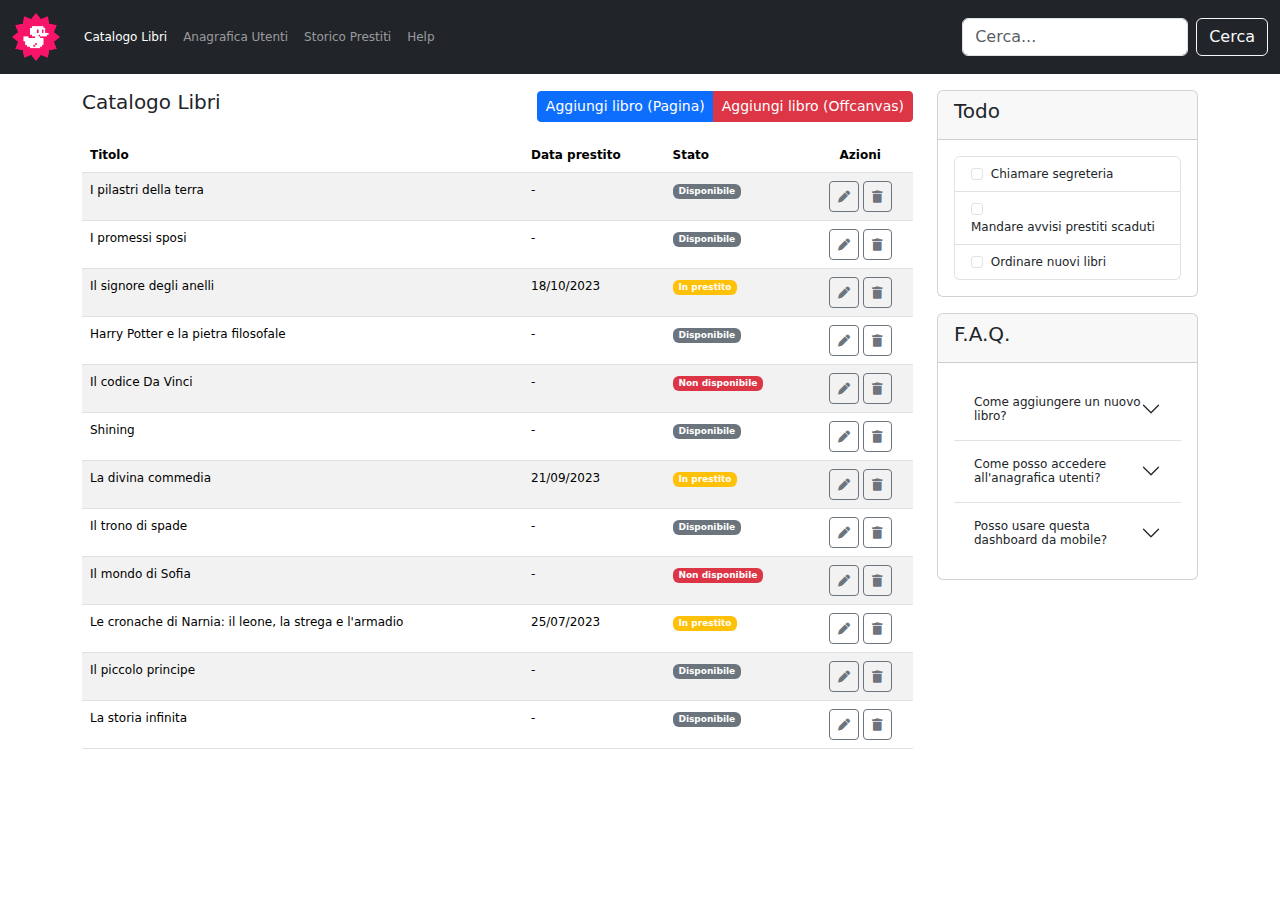
<file: index.html>
<!DOCTYPE html>
<html lang="it">

<head>
    <meta charset="UTF-8">
    <meta name="viewport" content="width=device-width, initial-scale=1.0">
    <title>Esercizio 26/03/2025 - Federico Bacci - Boolean corso Web Development classe #144</title>

    <meta name="description" content="Esercizio n°14 (26/03/2025): Bootstrap Dashboard - Creazione di una dashboard responsive usando Bootstrap. 
    Studente: Federico Bacci. 
    Corso: Boolean corso Web Development classe #144">

    <!-- FONT AWESOME 6.7.2 CDN -->
    <link rel="stylesheet" href="https://cdnjs.cloudflare.com/ajax/libs/font-awesome/6.7.2/css/all.min.css"
        integrity="sha512-Evv84Mr4kqVGRNSgIGL/F/aIDqQb7xQ2vcrdIwxfjThSH8CSR7PBEakCr51Ck+w+/U6swU2Im1vVX0SVk9ABhg=="
        crossorigin="anonymous" referrerpolicy="no-referrer" />

    <!-- BOOTSTRAP 5.3.3 CDN (CSS) -->
    <link href="https://cdn.jsdelivr.net/npm/bootstrap@5.3.3/dist/css/bootstrap.min.css" rel="stylesheet"
        integrity="sha384-QWTKZyjpPEjISv5WaRU9OFeRpok6YctnYmDr5pNlyT2bRjXh0JMhjY6hW+ALEwIH" crossorigin="anonymous">

    <link rel="stylesheet" href="./assets/css/style.css">
</head>

<body>

    <header>
        <nav class="navbar navbar-expand-lg bg-dark py-2" data-bs-theme="dark">
            <div class="container-fluid">
                <a class="navbar-brand" id="header-logo" href="./index.html">
                    <img src="./assets/img/logo.png" alt="Logo" />
                </a>
                <button class="navbar-toggler" type="button" data-bs-toggle="collapse" data-bs-target="#collapsibleMenu"
                    aria-controls="collapsibleMenu" aria-expanded="false" aria-label="Apri menu">
                    <span class="navbar-toggler-icon"></span>
                </button>
                <div class="collapse navbar-collapse" id="collapsibleMenu">
                    <ul class="navbar-nav me-auto mb-2 mb-lg-0">
                        <li class="nav-item">
                            <a class="nav-link active" aria-current="page" href="./index.html">
                                Catalogo Libri
                            </a>
                        </li>
                        <li class="nav-item">
                            <a class="nav-link" href="#">
                                Anagrafica Utenti
                            </a>
                        </li>
                        <li class="nav-item">
                            <a class="nav-link" href="#">
                                Storico Prestiti
                            </a>
                        </li>
                        <li class="nav-item">
                            <a class="nav-link" href="#">
                                Help
                            </a>
                        </li>
                    </ul>
                    <form class="d-flex" role="search">
                        <input class="form-control me-2" type="search" placeholder="Cerca..." aria-label="Cerca"
                            data-bs-theme="light" />
                        <button class="btn btn-outline-light" type="submit">
                            Cerca
                        </button>
                    </form>
                </div>
            </div>
        </nav>
    </header>


    <main>
        <div class="container mt-3 mb-5">
            <div class="row">
                <div class="col-12 col-lg-9">

                    <div class="d-flex align-items-center justify-content-between mb-3">
                        <h2 class="fs-5">
                            Catalogo Libri
                        </h2>
                        <!-- <div class="add-book-buttons">
                            <a href="./aggiungi-libro" class="btn btn-sm btn-danger">Aggiungi libro (Pagina)</a>
                            <button class="btn btn-sm btn-primary" type="button" data-bs-toggle="offcanvas"
                                data-bs-target="#addbook" aria-controls="addbook">
                                Aggiungi libro (Offcanvas)
                            </button>
                        </div> -->
                        <div class="btn-group">
                            <a href="./aggiungi-libro.html" class="btn btn-sm btn-primary">
                                Aggiungi libro (Pagina)
                            </a>
                            <button class="btn btn-sm btn-danger" type="button" data-bs-toggle="offcanvas"
                                data-bs-target="#addbook" aria-controls="addbook">
                                Aggiungi libro (Offcanvas)
                            </button>
                        </div>

                    </div>

                    <table class="table table-striped" id="books-catalog-table">
                        <thead>
                            <tr>
                                <th scope="col">
                                    Titolo
                                </th>
                                <th scope="col" class="d-none d-md-table-cell">
                                    Data prestito
                                </th>
                                <th scope="col">
                                    Stato
                                </th>
                                <th scope="col" class="text-center">
                                    Azioni
                                </th>
                            </tr>
                        </thead>
                        <tbody>
                            <tr>
                                <td>
                                    I pilastri della terra
                                </td>
                                <td class="d-none d-md-table-cell">
                                    -
                                </td>
                                <td>
                                    <span class="badge bg-secondary">
                                        Disponibile
                                    </span>
                                </td>
                                <td class="text-center">
                                    <button class="btn btn-sm btn-outline-secondary">
                                        <i class="fa-solid fa-pen"></i>
                                    </button>
                                    <button class="btn btn-sm btn-outline-secondary">
                                        <i class="fa-solid fa-trash"></i>
                                    </button>
                                </td>
                            </tr>
                            <tr>
                                <td>
                                    I promessi sposi
                                </td>
                                <td class="d-none d-md-table-cell">
                                    -
                                </td>
                                <td>
                                    <span class="badge bg-secondary">
                                        Disponibile
                                    </span>
                                </td>
                                <td class="text-center">
                                    <button class="btn btn-sm btn-outline-secondary">
                                        <i class="fa-solid fa-pen"></i>
                                    </button>
                                    <button class="btn btn-sm btn-outline-secondary">
                                        <i class="fa-solid fa-trash"></i>
                                    </button>
                                </td>
                            </tr>
                            <tr>
                                <td>
                                    Il signore degli anelli
                                </td>
                                <td class="d-none d-md-table-cell">
                                    18/10/2023
                                </td>
                                <td>
                                    <span class="badge bg-warning">
                                        In prestito
                                    </span>
                                </td>
                                <td class="text-center">
                                    <button class="btn btn-sm btn-outline-secondary">
                                        <i class="fa-solid fa-pen"></i>
                                    </button>
                                    <button class="btn btn-sm btn-outline-secondary">
                                        <i class="fa-solid fa-trash"></i>
                                    </button>
                                </td>
                            </tr>
                            <tr>
                                <td>
                                    Harry Potter e la pietra filosofale
                                </td>
                                <td class="d-none d-md-table-cell">
                                    -
                                </td>
                                <td>
                                    <span class="badge bg-secondary">
                                        Disponibile
                                    </span>
                                </td>
                                <td class="text-center">
                                    <button class="btn btn-sm btn-outline-secondary">
                                        <i class="fa-solid fa-pen"></i>
                                    </button>
                                    <button class="btn btn-sm btn-outline-secondary">
                                        <i class="fa-solid fa-trash"></i>
                                    </button>
                                </td>
                            </tr>
                            <tr>
                                <td>
                                    Il codice Da Vinci
                                </td>
                                <td class="d-none d-md-table-cell">
                                    -
                                </td>
                                <td>
                                    <span class="badge bg-danger">
                                        Non disponibile
                                    </span>
                                </td>
                                <td class="text-center">
                                    <button class="btn btn-sm btn-outline-secondary">
                                        <i class="fa-solid fa-pen"></i>
                                    </button>
                                    <button class="btn btn-sm btn-outline-secondary">
                                        <i class="fa-solid fa-trash"></i>
                                    </button>
                                </td>
                            </tr>
                            <tr>
                                <td>
                                    Shining
                                </td>
                                <td class="d-none d-md-table-cell">
                                    -
                                </td>
                                <td>
                                    <span class="badge bg-secondary">
                                        Disponibile
                                    </span>
                                </td>
                                <td class="text-center">
                                    <button class="btn btn-sm btn-outline-secondary">
                                        <i class="fa-solid fa-pen"></i>
                                    </button>
                                    <button class="btn btn-sm btn-outline-secondary">
                                        <i class="fa-solid fa-trash"></i>
                                    </button>
                                </td>
                            </tr>
                            <tr>
                                <td>
                                    La divina commedia
                                </td>
                                <td class="d-none d-md-table-cell">
                                    21/09/2023
                                </td>
                                <td>
                                    <span class="badge bg-warning">
                                        In prestito
                                    </span>
                                </td>
                                <td class="text-center">
                                    <button class="btn btn-sm btn-outline-secondary">
                                        <i class="fa-solid fa-pen"></i>
                                    </button>
                                    <button class="btn btn-sm btn-outline-secondary">
                                        <i class="fa-solid fa-trash"></i>
                                    </button>
                                </td>
                            </tr>
                            <tr>
                                <td>
                                    Il trono di spade
                                </td>
                                <td class="d-none d-md-table-cell">
                                    -
                                </td>
                                <td>
                                    <span class="badge bg-secondary">
                                        Disponibile
                                    </span>
                                </td>
                                <td class="text-center">
                                    <button class="btn btn-sm btn-outline-secondary">
                                        <i class="fa-solid fa-pen"></i>
                                    </button>
                                    <button class="btn btn-sm btn-outline-secondary">
                                        <i class="fa-solid fa-trash"></i>
                                    </button>
                                </td>
                            </tr>
                            <tr>
                                <td>
                                    Il mondo di Sofia
                                </td>
                                <td class="d-none d-md-table-cell">
                                    -
                                </td>
                                <td>
                                    <span class="badge bg-danger">
                                        Non disponibile
                                    </span>
                                </td>
                                <td class="text-center">
                                    <button class="btn btn-sm btn-outline-secondary">
                                        <i class="fa-solid fa-pen"></i>
                                    </button>
                                    <button class="btn btn-sm btn-outline-secondary">
                                        <i class="fa-solid fa-trash"></i>
                                    </button>
                                </td>
                            </tr>
                            <tr>
                                <td>
                                    Le cronache di Narnia: il leone, la strega e l'armadio
                                </td>
                                <td class="d-none d-md-table-cell">
                                    25/07/2023
                                </td>
                                <td>
                                    <span class="badge bg-warning">
                                        In prestito
                                    </span>
                                </td>
                                <td class="text-center">
                                    <button class="btn btn-sm btn-outline-secondary">
                                        <i class="fa-solid fa-pen"></i>
                                    </button>
                                    <button class="btn btn-sm btn-outline-secondary">
                                        <i class="fa-solid fa-trash"></i>
                                    </button>
                                </td>
                            </tr>
                            <tr>
                                <td>
                                    Il piccolo principe
                                </td>
                                <td class="d-none d-md-table-cell">
                                    -
                                </td>
                                <td>
                                    <span class="badge bg-secondary">
                                        Disponibile
                                    </span>
                                </td>
                                <td class="text-center">
                                    <button class="btn btn-sm btn-outline-secondary">
                                        <i class="fa-solid fa-pen"></i>
                                    </button>
                                    <button class="btn btn-sm btn-outline-secondary">
                                        <i class="fa-solid fa-trash"></i>
                                    </button>
                                </td>
                            </tr>
                            <tr>
                                <td>
                                    La storia infinita
                                </td>
                                <td class="d-none d-md-table-cell">
                                    -
                                </td>
                                <td>
                                    <span class="badge bg-secondary">
                                        Disponibile
                                    </span>
                                </td>
                                <td class="text-center">
                                    <button class="btn btn-sm btn-outline-secondary">
                                        <i class="fa-solid fa-pen"></i>
                                    </button>
                                    <button class="btn btn-sm btn-outline-secondary">
                                        <i class="fa-solid fa-trash"></i>
                                    </button>
                                </td>
                            </tr>
                        </tbody>
                    </table>

                </div>
                <div class="col-12 col-lg-3">
                    <div class="card mb-3">
                        <div class="card-header">
                            <h2 class="fs-5">
                                Todo
                            </h2>
                        </div>
                        <div class="card-body">
                            <ul class="list-group">
                                <li class="list-group-item">
                                    <input class="form-check-input me-1" type="checkbox" value="todo1" id="todo1">
                                    <label class="form-check-label" for="todo1">
                                        Chiamare segreteria
                                    </label>
                                </li>
                                <li class="list-group-item">
                                    <input class="form-check-input me-1" type="checkbox" value="todo2" id="todo2">
                                    <label class="form-check-label" for="todo2">
                                        Mandare avvisi prestiti scaduti
                                    </label>
                                </li>
                                <li class="list-group-item">
                                    <input class="form-check-input me-1" type="checkbox" value="todo3" id="todo3">
                                    <label class="form-check-label" for="todo3">
                                        Ordinare nuovi libri
                                    </label>
                                </li>
                            </ul>
                        </div>
                    </div>
                    <div class="card">
                        <div class="card-header">
                            <h2 class="fs-5">
                                F.A.Q.
                            </h2>
                        </div>
                        <div class="card-body">
                            <div class="accordion accordion-flush" id="accordionFlushExample">
                                <div class="accordion-item">
                                    <h2 class="accordion-header">
                                        <button class="accordion-button collapsed" type="button"
                                            data-bs-toggle="collapse" data-bs-target="#faq1" aria-expanded="false"
                                            aria-controls="faq1">
                                            Come aggiungere un nuovo libro?
                                        </button>
                                    </h2>
                                    <div id="faq1" class="accordion-collapse collapse"
                                        data-bs-parent="#accordionFlushExample">
                                        <div class="accordion-body">
                                            Descrizione su come aggiungere un nuovo libro
                                        </div>
                                    </div>
                                </div>
                                <div class="accordion-item">
                                    <h2 class="accordion-header">
                                        <button class="accordion-button collapsed" type="button"
                                            data-bs-toggle="collapse" data-bs-target="#faq2" aria-expanded="false"
                                            aria-controls="faq2">
                                            Come posso accedere all'anagrafica utenti?
                                        </button>
                                    </h2>
                                    <div id="faq2" class="accordion-collapse collapse"
                                        data-bs-parent="#accordionFlushExample">
                                        <div class="accordion-body">
                                            Descrizione su come accedere all'anagrafica utenti
                                        </div>
                                    </div>
                                </div>
                                <div class="accordion-item">
                                    <h2 class="accordion-header">
                                        <button class="accordion-button collapsed" type="button"
                                            data-bs-toggle="collapse" data-bs-target="#faq3" aria-expanded="false"
                                            aria-controls="faq3">
                                            Posso usare questa dashboard da mobile?
                                        </button>
                                    </h2>
                                    <div id="faq3" class="accordion-collapse collapse"
                                        data-bs-parent="#accordionFlushExample">
                                        <div class="accordion-body">
                                            Descrizione su come usare questa dashboard da mobile
                                        </div>
                                    </div>
                                </div>
                            </div>
                        </div>
                    </div>
                </div>
            </div>
        </div>
    </main>









    <!-- @ BONUS: AGGIUNGI UN LIBRO CON OFFCANVAS -->
    <div class="offcanvas offcanvas-start" tabindex="-1" id="addbook" aria-labelledby="addbooklabel"
        data-bs-scroll="true" data-bs-theme="dark" data-bs-backdrop="static">
        <div class="offcanvas-header">
            <h5 class="offcanvas-title" id="addbooklabel">
                Aggiungi un libro
            </h5>
            <button type="button" class="btn-close" data-bs-dismiss="offcanvas" aria-label="Chiudi"></button>
        </div>
        <div class="offcanvas-body">
            <div class="alert alert-warning">
                Il primo form è uguale a quello richiesto dall'esercizio.
                <br />
                Scorri sotto al primo form per provare ad inserire ciascuno dei tre dati visualizzati in tabella.
            </div>




            <!-- <form action="./index.html"> -->
            <form>
                <div class="row g-3">
                    <div class="col-6">
                        <label for="authorName" class="form-label">
                            Nome autore
                        </label>
                        <input type="text" class="form-control" id="authorName" name="authorName"
                            placeholder="Inserisci il nome dell'autore">
                    </div>
                    <div class="col-6">
                        <label for="authorLastName" class="form-label">
                            Cognome autore
                        </label>
                        <input type="text" class="form-control" id="authorLastName" name="authorLastName"
                            placeholder="Inserisci il cognome dell'autore">
                    </div>
                    <div class="col-12">
                        <label for="bookName" class="form-label">
                            Titolo
                        </label>
                        <input type="text" class="form-control" id="bookName" name="bookName"
                            placeholder="Inserisci il titolo del libro" required>
                        <div id="bookNameInfo" class="form-text">
                            Titolo versione italiana <span class="text-danger">(Dato obbligatorio)</span>
                        </div>
                    </div>
                    <div class="col-12">
                        <label for="bookGenre" class="form-label">
                            Titolo
                        </label>
                        <select class="form-select" aria-label="Genere" id="bookGenre" name="bookGenre">
                            <option selected value="">Scegli il genere</option>
                            <option value="available">Giallo</option>
                            <option value="borrowed">Romanzo</option>
                            <option value="notAvailable">Fantascienza</option>
                        </select>
                    </div>
                    <div class="col-12">
                        <label for="bookYear" class="form-label">
                            Anno di pubblicazione
                        </label>
                        <input type="text" class="form-control" id="bookYear" name="bookYear"
                            placeholder="Inserisci l'anno">
                    </div>
                    <div class="col-12">
                        <label for="bookISBN" class="form-label">
                            ISBN#
                        </label>
                        <input type="text" class="form-control" id="bookISBN" name="bookISBN"
                            placeholder="Inserisci il codice ISBN#">
                    </div>
                    <div class="col-12">
                        <hr />
                    </div>
                    <div class="col-12">
                        <label for="bookNotes" class="form-label">
                            Note
                        </label>
                        <textarea class="form-control" id="bookNotes" name="bookNotes"
                            placeholder="Inserisci eventuali note sul libro">
                        </textarea>
                    </div>
                    <div class="col-12">
                        <div class="form-check">
                            <input class="form-check-input" type="checkbox" value="" id="digitalAvailability">
                            <label class="form-check-label" for="digitalAvailability">
                                Disponibile anche in digitale
                            </label>
                        </div>
                    </div>
                    <div class="col-12">
                        <button type="submit" class="btn btn-sm btn-primary">
                            Aggiungi Libro
                        </button>
                    </div>
                </div>
            </form>

            <div class="my-5 py-5">
                <hr />
            </div>

            <h5>
                Secondo form di aggiunta di un libro
            </h5>

            <form>
                <div class="mb-3">
                    <label for="bookName" class="form-label">
                        Nome del libro
                    </label>
                    <input type="text" class="form-control" id="bookName" name="bookName" required>
                    <div id="bookNameRequired" class="form-text text-danger">Dato obbligatorio</div>
                </div>
                <div class="mb-3">
                    <label for="borrowDate" class="form-label">
                        Data del prestito
                    </label>
                    <input type="date" class="form-control" id="borrowDate" name="borrowDate">
                </div>
                <div class="mb-5">
                    <label for="bookState" class="form-label">
                        Stato del libro
                    </label>
                    <select class="form-select" aria-label="Stato" id="bookState" name="bookState" required>
                        <option selected></option>
                        <option value="available">Disponibile</option>
                        <option value="borrowed">In prestito</option>
                        <option value="notAvailable">Non disponibile</option>
                    </select>
                    <div id="bookStateRequired" class="form-text text-danger">Dato obbligatorio</div>
                </div>
                <button type="submit" class="btn btn-sm btn-primary custom-btn-block">
                    Aggiungi
                </button>
            </form>




        </div>
    </div>



    <!-- BOOTSTRAP 5.3.3 CDN (JS) -->
    <script src="https://cdn.jsdelivr.net/npm/bootstrap@5.3.3/dist/js/bootstrap.bundle.min.js"
        integrity="sha384-YvpcrYf0tY3lHB60NNkmXc5s9fDVZLESaAA55NDzOxhy9GkcIdslK1eN7N6jIeHz"
        crossorigin="anonymous"></script>

    <script src="./assets/js/main.js"></script>
</body>

</html>
</file>
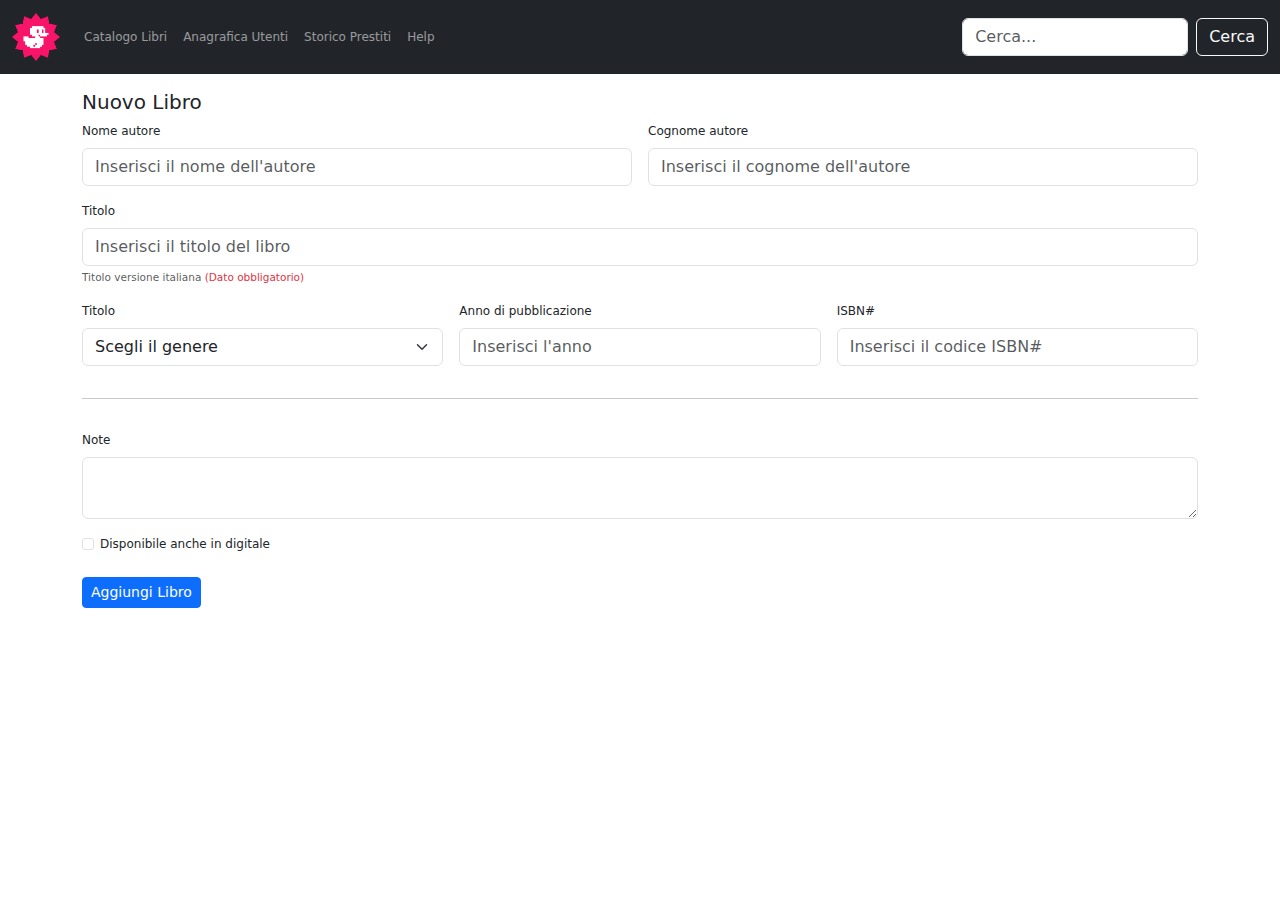
<file: aggiungi-libro.html>
<!DOCTYPE html>
<html lang="it">

<head>
    <meta charset="UTF-8">
    <meta name="viewport" content="width=device-width, initial-scale=1.0">
    <title>Esercizio 26/03/2025 - Federico Bacci - Boolean corso Web Development classe #144</title>

    <meta name="description" content="Esercizio n°14 (26/03/2025): Bootstrap Dashboard - Creazione di una dashboard responsive usando Bootstrap. 
    Studente: Federico Bacci. 
    Corso: Boolean corso Web Development classe #144">

    <!-- FONT AWESOME 6.7.2 CDN -->
    <link rel="stylesheet" href="https://cdnjs.cloudflare.com/ajax/libs/font-awesome/6.7.2/css/all.min.css"
        integrity="sha512-Evv84Mr4kqVGRNSgIGL/F/aIDqQb7xQ2vcrdIwxfjThSH8CSR7PBEakCr51Ck+w+/U6swU2Im1vVX0SVk9ABhg=="
        crossorigin="anonymous" referrerpolicy="no-referrer" />

    <!-- BOOTSTRAP 5.3.3 CDN (CSS) -->
    <link href="https://cdn.jsdelivr.net/npm/bootstrap@5.3.3/dist/css/bootstrap.min.css" rel="stylesheet"
        integrity="sha384-QWTKZyjpPEjISv5WaRU9OFeRpok6YctnYmDr5pNlyT2bRjXh0JMhjY6hW+ALEwIH" crossorigin="anonymous">

    <link rel="stylesheet" href="./assets/css/style.css">
</head>

<body>

    <header>
        <nav class="navbar navbar-expand-lg bg-dark py-2" data-bs-theme="dark">
            <div class="container-fluid">
                <a class="navbar-brand" id="header-logo" href="./index.html">
                    <img src="./assets/img/logo.png" alt="Logo" />
                </a>
                <button class="navbar-toggler" type="button" data-bs-toggle="collapse" data-bs-target="#collapsibleMenu"
                    aria-controls="collapsibleMenu" aria-expanded="false" aria-label="Apri menu">
                    <span class="navbar-toggler-icon"></span>
                </button>
                <div class="collapse navbar-collapse" id="collapsibleMenu">
                    <ul class="navbar-nav me-auto mb-2 mb-lg-0">
                        <li class="nav-item">
                            <a class="nav-link" href="./index.html">
                                Catalogo Libri
                            </a>
                        </li>
                        <li class="nav-item">
                            <a class="nav-link" href="#">
                                Anagrafica Utenti
                            </a>
                        </li>
                        <li class="nav-item">
                            <a class="nav-link" href="#">
                                Storico Prestiti
                            </a>
                        </li>
                        <li class="nav-item">
                            <a class="nav-link" href="#">
                                Help
                            </a>
                        </li>
                    </ul>
                    <form class="d-flex" role="search">
                        <input class="form-control me-2" type="search" placeholder="Cerca..." aria-label="Cerca"
                            data-bs-theme="light" />
                        <button class="btn btn-outline-light" type="submit">
                            Cerca
                        </button>
                    </form>
                </div>
            </div>
        </nav>
    </header>


    <main>
        <div class="container mt-3 mb-5">
            <div class="row">
                <div class="col-12">

                    <h2 class="fs-5">
                        Nuovo Libro
                    </h2>

                    <!-- <form> -->
                    <form action="./index.html">
                        <div class="row g-3">
                            <div class="col-6">
                                <label for="authorName" class="form-label">
                                    Nome autore
                                </label>
                                <input type="text" class="form-control" id="authorName" name="authorName"
                                    placeholder="Inserisci il nome dell'autore">
                            </div>
                            <div class="col-6">
                                <label for="authorLastName" class="form-label">
                                    Cognome autore
                                </label>
                                <input type="text" class="form-control" id="authorLastName" name="authorLastName"
                                    placeholder="Inserisci il cognome dell'autore">
                            </div>
                            <div class="col-12">
                                <label for="bookName" class="form-label">
                                    Titolo
                                </label>
                                <input type="text" class="form-control" id="bookName" name="bookName"
                                    placeholder="Inserisci il titolo del libro" required>
                                <div id="bookNameInfo" class="form-text">
                                    Titolo versione italiana <span class="text-danger">(Dato obbligatorio)</span>
                                </div>
                            </div>
                            <div class="col-12 col-lg-4">
                                <label for="bookGenre" class="form-label">
                                    Titolo
                                </label>
                                <select class="form-select" aria-label="Genere" id="bookGenre" name="bookGenre">
                                    <option selected value="">Scegli il genere</option>
                                    <option value="available">Giallo</option>
                                    <option value="borrowed">Romanzo</option>
                                    <option value="notAvailable">Fantascienza</option>
                                </select>
                            </div>
                            <div class="col-12 col-lg-4">
                                <label for="bookYear" class="form-label">
                                    Anno di pubblicazione
                                </label>
                                <input type="text" class="form-control" id="bookYear" name="bookYear"
                                    placeholder="Inserisci l'anno">
                            </div>
                            <div class="col-12 col-lg-4">
                                <label for="bookISBN" class="form-label">
                                    ISBN#
                                </label>
                                <input type="text" class="form-control" id="bookISBN" name="bookISBN"
                                    placeholder="Inserisci il codice ISBN#">
                            </div>
                            <div class="col-12">
                                <hr />
                            </div>
                            <div class="col-12">
                                <label for="bookNotes" class="form-label">
                                    Note
                                </label>
                                <textarea class="form-control" id="bookNotes" name="bookNotes"
                                    placeholder="Inserisci eventuali note sul libro">
                                </textarea>
                            </div>
                            <div class="col-12">
                                <div class="form-check">
                                    <input class="form-check-input" type="checkbox" value="" id="digitalAvailability">
                                    <label class="form-check-label" for="digitalAvailability">
                                        Disponibile anche in digitale
                                    </label>
                                </div>
                            </div>
                            <div class="col-12">
                                <button type="submit" class="btn btn-sm btn-primary">
                                    Aggiungi Libro
                                </button>
                            </div>
                        </div>
                    </form>
                </div>
            </div>
        </div>
    </main>




    <!-- BOOTSTRAP 5.3.3 CDN (JS) -->
    <script src="https://cdn.jsdelivr.net/npm/bootstrap@5.3.3/dist/js/bootstrap.bundle.min.js"
        integrity="sha384-YvpcrYf0tY3lHB60NNkmXc5s9fDVZLESaAA55NDzOxhy9GkcIdslK1eN7N6jIeHz"
        crossorigin="anonymous"></script>
</body>

</html>
</file>
<file: assets/css/style.css>
/* RESET */
* {
    margin: 0;
    padding: 0;
    box-sizing: border-box;
}



/* DEBUG */
.debug ,
.debug * {
    padding: 5px;
    background-color: #ff000022;
    border: 2px dashed red;
}



/* ⚙️ VARIABILI ⚙️ */
:root {
    --section-spacing: 1rem;
}



/* UTILS */
section {
    padding: calc(2 * var(--section-spacing)) 0;
}
.custom-btn-block {
    display: block;
    width: 100%;
}



/* HEADER */
#header-logo img {
    max-height: 3rem;
}



/* MAIN */
/* @ TODO: Trovare selettori giusti per modificare font-size */
body,
.accordion-button,
#books-catalog-table .btn-sm i {
    font-size: .75rem;
}
/* @ TODO: Trovare dimensioni giuste per modificare padding btn-sm o trovare soluzione alternativa */
.btn-sm {
    
}







/* TABLET */
@media screen and (min-width: 768px) {
    /* @ TODO: Trovare selettori giusti per modificare font-size */
    body,
    .accordion-button,
    #books-catalog-table .btn-sm i {
        font-size: .85rem;
    }
}
/* DESKTOP */
@media screen and (min-width: 992px) {
    /* @ TODO: Trovare selettori giusti per modificare font-size */
    body,
    .accordion-button,
    #books-catalog-table .btn-sm i {
        font-size: .75rem;
    }
}
</file>
